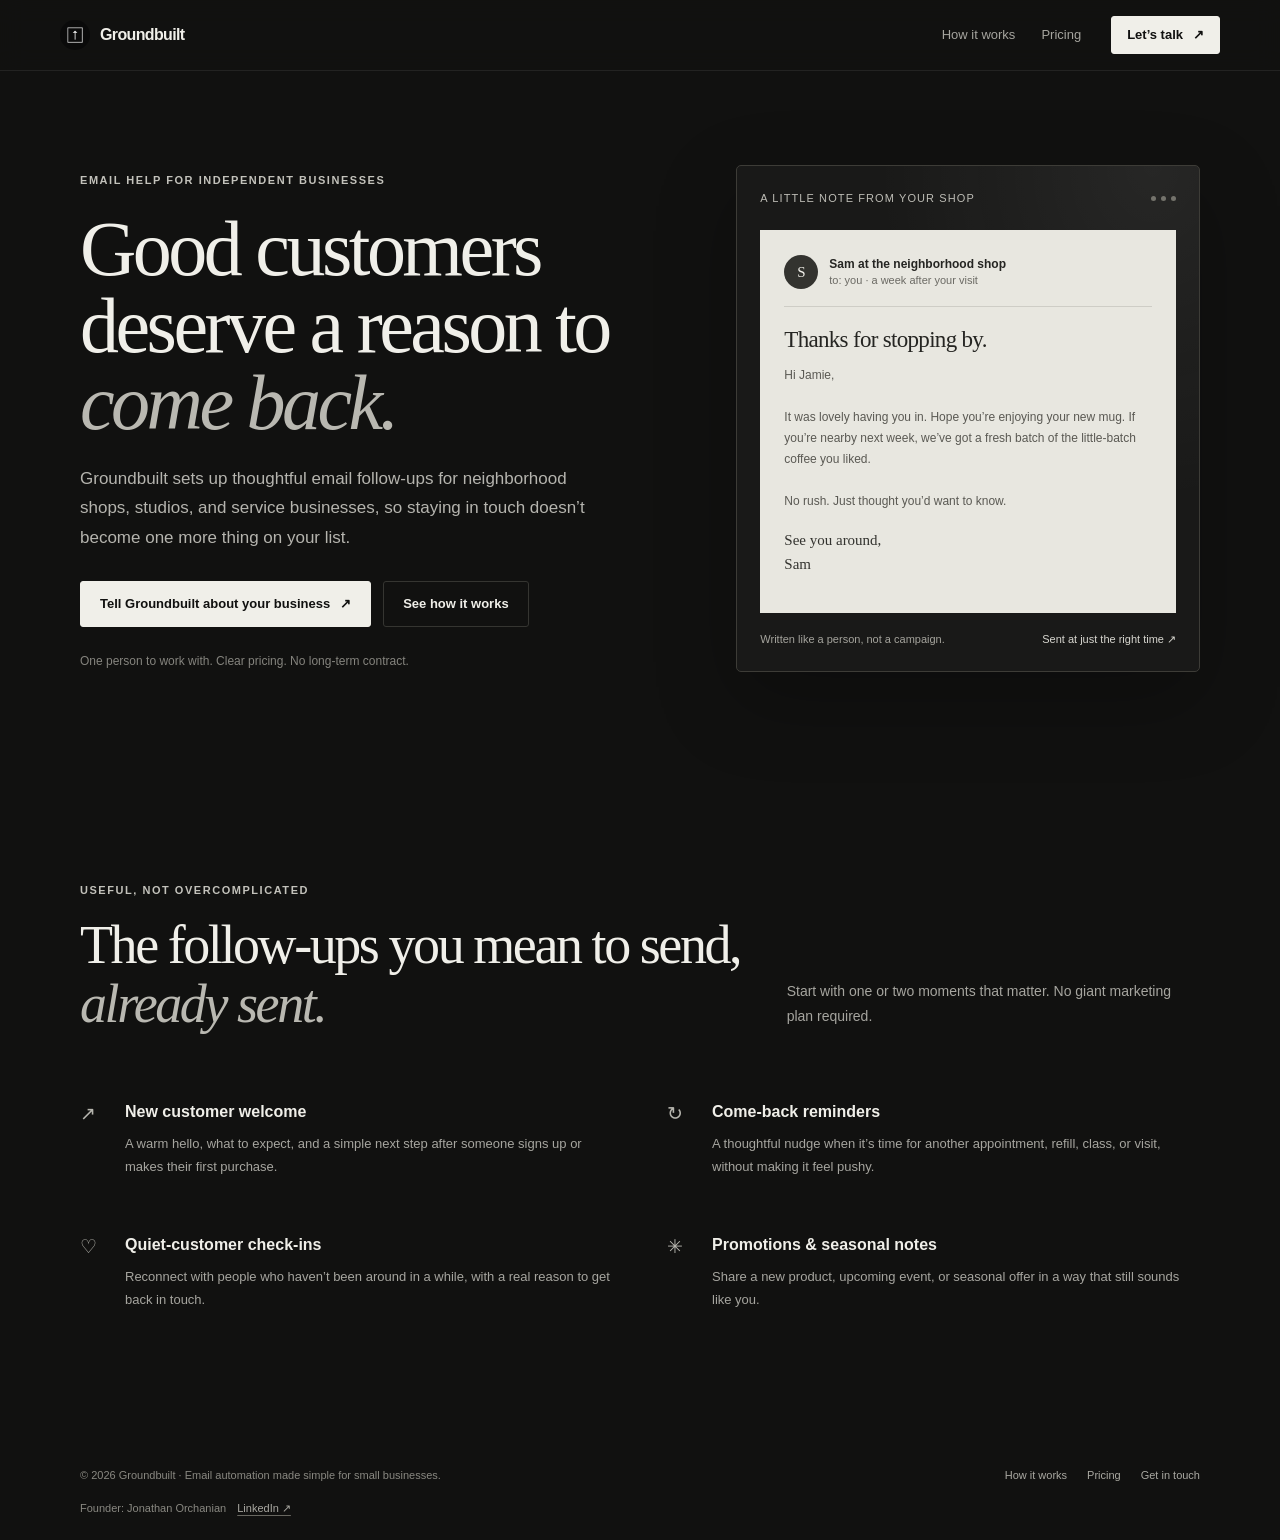
<file: index.html>
<!DOCTYPE html>
<html lang="en">
<head>
    <meta charset="UTF-8">
    <meta name="viewport" content="width=device-width, initial-scale=1">
    <meta name="description" content="Thoughtful, practical email follow-ups for independent shops, studios, and service businesses. Built and managed by a real person.">
    <meta name="theme-color" content="#111110">
    <title>Groundbuilt</title>
    <link rel="icon" type="image/png" href="favicon.ico">
    <style>
        :root {
            color-scheme: dark;
            --ink: #111110;
            --panel: #191918;
            --panel-light: #222220;
            --paper: #f0efe9;
            --muted: #a6a59f;
            --line: #353531;
            --soft-line: #d8d7d0;
            --serif: Georgia, "Times New Roman", serif;
            --sans: -apple-system, BlinkMacSystemFont, "Segoe UI", sans-serif;
        }

        * {
            box-sizing: border-box;
        }

        html {
            scroll-behavior: smooth;
            scroll-padding-top: 96px;
        }

        body {
            margin: 0;
            background: var(--ink);
            color: var(--paper);
            font-family: var(--sans);
            font-size: 16px;
            line-height: 1.65;
            -webkit-font-smoothing: antialiased;
        }

        a {
            color: inherit;
        }

        a:focus-visible,
        button:focus-visible,
        input:focus-visible,
        textarea:focus-visible {
            outline: 2px solid var(--paper);
            outline-offset: 4px;
        }

        .site-header {
            position: sticky;
            top: 0;
            z-index: 10;
            display: flex;
            align-items: center;
            justify-content: space-between;
            gap: 28px;
            padding: 16px max(28px, calc((100vw - 1160px) / 2));
            border-bottom: 1px solid rgb(255 255 255 / 8%);
            background: rgb(17 17 16 / 94%);
            backdrop-filter: blur(12px);
        }

        .brand {
            display: inline-flex;
            align-items: center;
            gap: 10px;
            font-size: 16px;
            font-weight: 700;
            letter-spacing: -0.04em;
            text-decoration: none;
        }

        .brand img {
            display: block;
            width: 30px;
            height: 30px;
            border-radius: 50%;
        }

        .header-right,
        .main-nav {
            display: flex;
            align-items: center;
        }

        .header-right {
            gap: 30px;
        }

        .main-nav {
            gap: 26px;
        }

        .main-nav a,
        .text-link {
            color: var(--muted);
            font-size: 13px;
            text-decoration: none;
            transition: color 160ms ease;
        }

        .main-nav a:hover,
        .text-link:hover {
            color: var(--paper);
        }

        .header-cta,
        .button {
            display: inline-flex;
            align-items: center;
            justify-content: center;
            gap: 10px;
            min-height: 46px;
            padding: 0 19px;
            border: 1px solid var(--paper);
            border-radius: 3px;
            background: var(--paper);
            color: var(--ink);
            font-size: 13px;
            font-weight: 650;
            text-decoration: none;
            transition: background 160ms ease, color 160ms ease, transform 160ms ease;
        }

        .header-cta {
            min-height: 38px;
            padding: 0 15px;
        }

        .button:hover,
        .header-cta:hover {
            transform: translateY(-2px);
            background: transparent;
            color: var(--paper);
        }

        .button-secondary {
            border-color: var(--line);
            background: transparent;
            color: var(--paper);
        }

        .button-secondary:hover {
            border-color: var(--paper);
        }

        main {
            overflow: hidden;
        }

        .wrap {
            width: min(1120px, calc(100% - 56px));
            margin: 0 auto;
        }

        .hero {
            display: grid;
            grid-template-columns: minmax(0, 1.1fr) minmax(340px, 0.9fr);
            align-items: center;
            gap: clamp(40px, 7vw, 96px);
            min-height: 650px;
            padding-top: 94px;
            padding-bottom: 100px;
        }

        .eyebrow {
            display: inline-block;
            margin: 0 0 22px;
            color: #c3c2bb;
            font-size: 11px;
            font-weight: 700;
            letter-spacing: 0.14em;
            line-height: 1.4;
            text-transform: uppercase;
        }

        h1,
        h2,
        h3,
        p {
            margin-top: 0;
        }

        h1,
        h2 {
            font-family: var(--serif);
            font-weight: 400;
            letter-spacing: -0.045em;
        }

        h1 {
            max-width: 660px;
            margin-bottom: 22px;
            font-size: clamp(48px, 6.2vw, 78px);
            line-height: 0.99;
        }

        h1 em,
        h2 em {
            color: #b9b8b1;
            font-weight: 400;
        }

        .hero-copy {
            max-width: 540px;
            margin-bottom: 28px;
            color: #b5b4ae;
            font-size: 17px;
            line-height: 1.75;
        }

        .hero-actions {
            display: flex;
            flex-wrap: wrap;
            gap: 12px;
            margin-bottom: 25px;
        }

        .plain-note {
            margin: 0;
            color: #85847e;
            font-size: 12px;
        }

        .inbox-scene {
            position: relative;
            padding: 23px;
            border: 1px solid #3d3c37;
            border-radius: 5px;
            background:
                radial-gradient(ellipse at 90% 0%, rgb(255 255 255 / 6%), transparent 47%),
                var(--panel);
            box-shadow: 0 28px 80px rgb(0 0 0 / 25%);
        }

        .scene-topline {
            display: flex;
            align-items: center;
            justify-content: space-between;
            gap: 15px;
            margin-bottom: 23px;
            color: #bdbcb5;
            font-size: 11px;
            letter-spacing: 0.1em;
            text-transform: uppercase;
        }

        .scene-dots {
            display: flex;
            gap: 5px;
        }

        .scene-dots i {
            width: 5px;
            height: 5px;
            border-radius: 50%;
            background: #74736c;
        }

        .email-paper {
            padding: 25px 24px 21px;
            background: #e8e7e0;
            color: #252522;
        }

        .email-from {
            display: flex;
            align-items: center;
            gap: 11px;
            padding-bottom: 17px;
            border-bottom: 1px solid #cecdc6;
        }

        .sender-mark {
            display: grid;
            width: 34px;
            height: 34px;
            place-items: center;
            border-radius: 50%;
            background: #33332f;
            color: #f0efe9;
            font-family: var(--serif);
            font-size: 15px;
        }

        .sender-copy {
            display: grid;
            font-size: 11px;
            line-height: 1.4;
        }

        .sender-copy strong {
            font-size: 12px;
        }

        .sender-copy span {
            color: #6b6a64;
        }

        .email-subject {
            margin: 19px 0 11px;
            font-family: var(--serif);
            font-size: 23px;
            letter-spacing: -0.03em;
            line-height: 1.2;
        }

        .email-body {
            margin: 0;
            color: #5a5953;
            font-size: 12px;
            line-height: 1.75;
        }

        .email-signoff {
            margin-top: 16px;
            color: #33332f;
            font-family: var(--serif);
            font-size: 15px;
        }

        .scene-caption {
            display: flex;
            justify-content: space-between;
            gap: 15px;
            margin: 17px 0 0;
            color: #a5a49d;
            font-size: 11px;
        }

        .scene-caption span:last-child {
            color: #d8d7d0;
        }

        .section {
            padding-top: 104px;
            padding-bottom: 104px;
        }

        .section-heading {
            display: grid;
            grid-template-columns: 1fr minmax(250px, 0.62fr);
            align-items: end;
            gap: 40px;
            margin-bottom: 40px;
        }

        .section-heading .eyebrow {
            grid-column: 1 / -1;
            margin-bottom: -22px;
        }

        h2 {
            max-width: 690px;
            margin-bottom: 0;
            font-size: clamp(38px, 4.3vw, 54px);
            line-height: 1.08;
        }

        .section-intro {
            margin: 0 0 4px;
            color: var(--muted);
            font-size: 14px;
            line-height: 1.8;
        }

        .steps {
            display: grid;
            grid-template-columns: repeat(3, 1fr);
            gap: 32px;
        }

        .step {
            min-height: 196px;
            padding: 0;
        }

        .step-number {
            display: block;
            margin-bottom: 33px;
            color: #8b8a84;
            font-family: var(--serif);
            font-size: 18px;
        }

        .step h3,
        .service h3,
        .price-card h3,
        .contact-copy h3 {
            margin-bottom: 8px;
            font-size: 16px;
            font-weight: 650;
        }

        .step p,
        .service p {
            margin-bottom: 0;
            color: var(--muted);
            font-size: 13px;
            line-height: 1.75;
        }

        .services {
            display: grid;
            grid-template-columns: repeat(2, 1fr);
            gap: 0 54px;
        }

        .service {
            display: grid;
            grid-template-columns: 30px 1fr;
            gap: 15px;
            padding: 25px 0 27px;
        }

        .service h3 {
            margin-top: 1px;
        }

        .service-mark {
            color: #b6b5ae;
            font-family: var(--serif);
            font-size: 19px;
        }

        .pricing-section {
            background:
                radial-gradient(ellipse at 5% 50%, rgb(255 255 255 / 3%), transparent 48%),
                #171716;
        }

        .pricing-layout {
            display: grid;
            grid-template-columns: minmax(220px, 0.72fr) 1.28fr;
            gap: 70px;
            align-items: start;
        }

        .pricing-heading .eyebrow {
            margin-bottom: 19px;
        }

        .pricing-heading h2 {
            margin-bottom: 17px;
        }

        .pricing-heading p:last-child {
            max-width: 340px;
            margin-bottom: 0;
            color: var(--muted);
            font-size: 14px;
        }

        .price-cards {
            display: grid;
            grid-template-columns: repeat(2, 1fr);
            gap: 13px;
        }

        .price-card {
            padding: 23px;
            border: 1px solid #41403b;
            border-radius: 3px;
            background: #1c1c1a;
        }

        .price-card.featured {
            background: #e8e7e0;
            color: #22221f;
        }

        .price-card .card-label {
            margin-bottom: 25px;
            color: #989790;
            font-size: 10px;
            font-weight: 700;
            letter-spacing: 0.12em;
            text-transform: uppercase;
        }

        .price-card.featured .card-label {
            color: #64635d;
        }

        .price {
            margin-bottom: 2px;
            font-family: var(--serif);
            font-size: 43px;
            letter-spacing: -0.05em;
            line-height: 1;
        }

        .price-period {
            margin-bottom: 21px;
            color: #aaa9a2;
            font-size: 11px;
        }

        .featured .price-period {
            color: #6d6c66;
        }

        .price-card h3 {
            margin-bottom: 15px;
            font-size: 14px;
        }

        .price-card ul {
            display: grid;
            gap: 9px;
            margin: 0;
            padding: 0;
            list-style: none;
        }

        .price-card li {
            display: flex;
            gap: 9px;
            color: #b8b7b0;
            font-size: 11px;
            line-height: 1.5;
        }

        .featured li {
            color: #53534e;
        }

        .price-card li::before {
            content: "·";
            color: #85847e;
        }

        .pricing-footnote {
            grid-column: 2;
            margin: -47px 0 0;
            color: #989790;
            font-size: 11px;
        }

        .faq-list {
            display: grid;
            gap: 12px;
        }

        details {
            padding: 0 0 12px;
        }

        summary {
            display: flex;
            align-items: center;
            justify-content: space-between;
            gap: 20px;
            padding: 19px 0;
            cursor: pointer;
            font-size: 14px;
            font-weight: 600;
            list-style: none;
        }

        summary::-webkit-details-marker {
            display: none;
        }

        summary::after {
            color: #aaa9a2;
            content: "+";
            font-size: 20px;
            font-weight: 400;
        }

        details[open] summary::after {
            content: "−";
        }

        details p {
            max-width: 680px;
            margin: -2px 0 20px;
            color: var(--muted);
            font-size: 13px;
        }

        .contact-section {
            padding-bottom: 115px;
        }

        .contact-panel {
            display: grid;
            grid-template-columns: 0.9fr 1.1fr;
            gap: clamp(35px, 7vw, 90px);
            padding: clamp(26px, 5vw, 54px);
            border: 1px solid #42413b;
            background: var(--panel);
        }

        .contact-copy h2 {
            margin-bottom: 19px;
            font-size: clamp(38px, 4vw, 51px);
        }

        .contact-copy > p:not(.eyebrow) {
            max-width: 340px;
            margin-bottom: 23px;
            color: var(--muted);
            font-size: 14px;
        }

        .contact-details {
            display: grid;
            justify-items: start;
            gap: 8px;
            margin-top: 28px;
        }

        .contact-details a {
            color: var(--paper);
            font-size: 13px;
            text-decoration-color: #686760;
            text-underline-offset: 4px;
        }

        form {
            display: grid;
            gap: 15px;
        }

        .form-row {
            display: grid;
            grid-template-columns: repeat(2, 1fr);
            gap: 13px;
        }

        label {
            display: grid;
            gap: 6px;
            color: #c7c6bf;
            font-size: 11px;
            font-weight: 600;
        }

        input,
        textarea {
            width: 100%;
            border: 1px solid #44433e;
            border-radius: 2px;
            padding: 12px 13px;
            background: #111110;
            color: var(--paper);
            font: inherit;
            font-size: 13px;
        }

        input::placeholder,
        textarea::placeholder {
            color: #77766f;
        }

        textarea {
            min-height: 116px;
            resize: vertical;
        }

        .form-actions {
            display: flex;
            flex-wrap: wrap;
            align-items: center;
            gap: 14px;
        }

        .form-actions .button {
            cursor: pointer;
        }

        .form-note {
            margin: 0;
            color: #96958e;
            font-size: 10px;
        }

        .site-footer {
            padding: 23px 0;
        }

        .footer-inner {
            display: flex;
            align-items: center;
            justify-content: space-between;
            gap: 20px;
        }

        .footer-inner p {
            margin: 0;
            color: #898881;
            font-size: 11px;
        }

        .footer-founder {
            margin: 15px 0 0;
            color: #898881;
            font-size: 11px;
        }

        .footer-founder a {
            margin-left: 8px;
            color: #aaa9a2;
            text-decoration-color: #686760;
            text-underline-offset: 3px;
        }

        .footer-links {
            display: flex;
            gap: 20px;
        }

        .footer-links a {
            color: #aaa9a2;
            font-size: 11px;
            text-decoration: none;
        }

        @media (max-width: 780px) {
            .site-header {
                padding-right: 22px;
                padding-left: 22px;
            }

            .header-right {
                gap: 18px;
            }

            .main-nav {
                gap: 15px;
            }

            .hero {
                grid-template-columns: 1fr;
                gap: 44px;
                min-height: auto;
                padding-top: 76px;
                padding-bottom: 76px;
            }

            .inbox-scene {
                width: min(100%, 510px);
                margin: 0 auto;
            }

            .section {
                padding-top: 76px;
                padding-bottom: 76px;
            }

            .pricing-layout {
                grid-template-columns: 1fr;
                gap: 33px;
            }

            .pricing-footnote {
                grid-column: 1;
                margin: -18px 0 0;
            }
        }

        @media (max-width: 560px) {
            html {
                scroll-padding-top: 80px;
            }

            .wrap {
                width: min(100% - 40px, 440px);
            }

            .site-header {
                gap: 10px;
                padding: 12px 20px;
            }

            .brand {
                font-size: 14px;
            }

            .brand img {
                width: 27px;
                height: 27px;
            }

            .header-right {
                gap: 13px;
            }

            .main-nav {
                gap: 12px;
            }

            .main-nav a {
                font-size: 11px;
            }

            .header-cta {
                min-height: 34px;
                padding: 0 10px;
                font-size: 11px;
            }

            .hero {
                padding-top: 66px;
                padding-bottom: 65px;
            }

            h1 {
                font-size: clamp(46px, 13vw, 65px);
            }

            .hero-copy {
                font-size: 15px;
            }

            .hero-actions {
                display: grid;
                grid-template-columns: 1fr;
                justify-items: start;
            }

            .inbox-scene {
                padding: 15px;
            }

            .email-paper {
                padding: 20px 17px 17px;
            }

            .section-heading {
                grid-template-columns: 1fr;
                gap: 17px;
                margin-bottom: 29px;
            }

            .section-heading .eyebrow {
                margin-bottom: -10px;
            }

            .steps,
            .services,
            .price-cards,
            .contact-panel {
                grid-template-columns: 1fr;
            }

            .steps {
                gap: 30px;
            }

            .step {
                min-height: 0;
            }

            .step-number {
                margin-bottom: 18px;
            }

            .services {
                gap: 0;
            }

            .price-cards {
                gap: 11px;
            }

            .pricing-footnote {
                margin-top: -17px;
            }

            .contact-panel {
                gap: 30px;
                padding: 24px 19px;
            }

            .form-row {
                grid-template-columns: 1fr;
            }

            .footer-inner {
                align-items: flex-start;
                flex-direction: column;
            }
        }

        @media (prefers-reduced-motion: reduce) {
            *,
            *::before,
            *::after {
                scroll-behavior: auto !important;
                transition-duration: 0.01ms !important;
            }
        }
    </style>
</head>
<body>
    <header class="site-header">
        <a class="brand" href="#top" aria-label="Groundbuilt home">
            <img src="groundbuilt_pfp.png" alt="">
            <span>Groundbuilt</span>
        </a>
        <div class="header-right">
            <nav class="main-nav" aria-label="Main navigation">
                <a href="how-it-works.html">How it works</a>
                <a href="pricing.html">Pricing</a>
            </nav>
            <a class="header-cta" href="contact.html">Let’s talk <span aria-hidden="true">↗</span></a>
        </div>
    </header>

    <main id="top">
        <div class="wrap">
            <section class="hero" aria-labelledby="hero-title">
                <div>
                    <p class="eyebrow">Email help for independent businesses</p>
                    <h1 id="hero-title">Good customers deserve a reason to <em>come back.</em></h1>
                    <p class="hero-copy">Groundbuilt sets up thoughtful email follow-ups for neighborhood shops, studios, and service businesses, so staying in touch doesn’t become one more thing on your list.</p>
                    <div class="hero-actions">
                        <a class="button" href="contact.html">Tell Groundbuilt about your business <span aria-hidden="true">↗</span></a>
                        <a class="button button-secondary" href="how-it-works.html">See how it works</a>
                    </div>
                    <p class="plain-note">One person to work with. Clear pricing. No long-term contract.</p>
                </div>

                <div class="inbox-scene" aria-label="Example of a friendly customer follow-up email">
                    <div class="scene-topline">
                        <span>A little note from your shop</span>
                        <span class="scene-dots" aria-hidden="true"><i></i><i></i><i></i></span>
                    </div>
                    <div class="email-paper">
                        <div class="email-from">
                            <div class="sender-mark" aria-hidden="true">S</div>
                            <div class="sender-copy">
                                <strong>Sam at the neighborhood shop</strong>
                                <span>to: you · a week after your visit</span>
                            </div>
                        </div>
                        <h2 class="email-subject">Thanks for stopping by.</h2>
                        <p class="email-body">Hi Jamie,<br><br>It was lovely having you in. Hope you’re enjoying your new mug. If you’re nearby next week, we’ve got a fresh batch of the little-batch coffee you liked.<br><br>No rush. Just thought you’d want to know.</p>
                        <p class="email-signoff">See you around,<br>Sam</p>
                    </div>
                    <p class="scene-caption"><span>Written like a person, not a campaign.</span><span>Sent at just the right time ↗</span></p>
                </div>
            </section>

            <section class="section" id="what-i-build">
                <div class="section-heading">
                    <p class="eyebrow">Useful, not overcomplicated</p>
                    <h2>The follow-ups you mean to send, <em>already sent.</em></h2>
                    <p class="section-intro">Start with one or two moments that matter. No giant marketing plan required.</p>
                </div>
                <div class="services">
                    <article class="service">
                        <span class="service-mark" aria-hidden="true">↗</span>
                        <div><h3>New customer welcome</h3><p>A warm hello, what to expect, and a simple next step after someone signs up or makes their first purchase.</p></div>
                    </article>
                    <article class="service">
                        <span class="service-mark" aria-hidden="true">↻</span>
                        <div><h3>Come-back reminders</h3><p>A thoughtful nudge when it’s time for another appointment, refill, class, or visit, without making it feel pushy.</p></div>
                    </article>
                    <article class="service">
                        <span class="service-mark" aria-hidden="true">♡</span>
                        <div><h3>Quiet-customer check-ins</h3><p>Reconnect with people who haven’t been around in a while, with a real reason to get back in touch.</p></div>
                    </article>
                    <article class="service">
                        <span class="service-mark" aria-hidden="true">✳</span>
                        <div><h3>Promotions &amp; seasonal notes</h3><p>Share a new product, upcoming event, or seasonal offer in a way that still sounds like you.</p></div>
                    </article>
                </div>
            </section>
        </div>
    </main>

    <footer class="site-footer">
        <div class="wrap footer-inner">
            <p>© 2026 Groundbuilt · Email automation made simple for small businesses.</p>
            <div class="footer-links">
                <a href="how-it-works.html">How it works</a>
                <a href="pricing.html">Pricing</a>
                <a href="contact.html">Get in touch</a>
            </div>
        </div>
        <div class="wrap">
            <p class="footer-founder">Founder: Jonathan Orchanian <a href="https://www.linkedin.com/in/jonathanorchanian" target="_blank" rel="noopener noreferrer">LinkedIn ↗</a></p>
        </div>
    </footer>

</body>
</html>
</file>
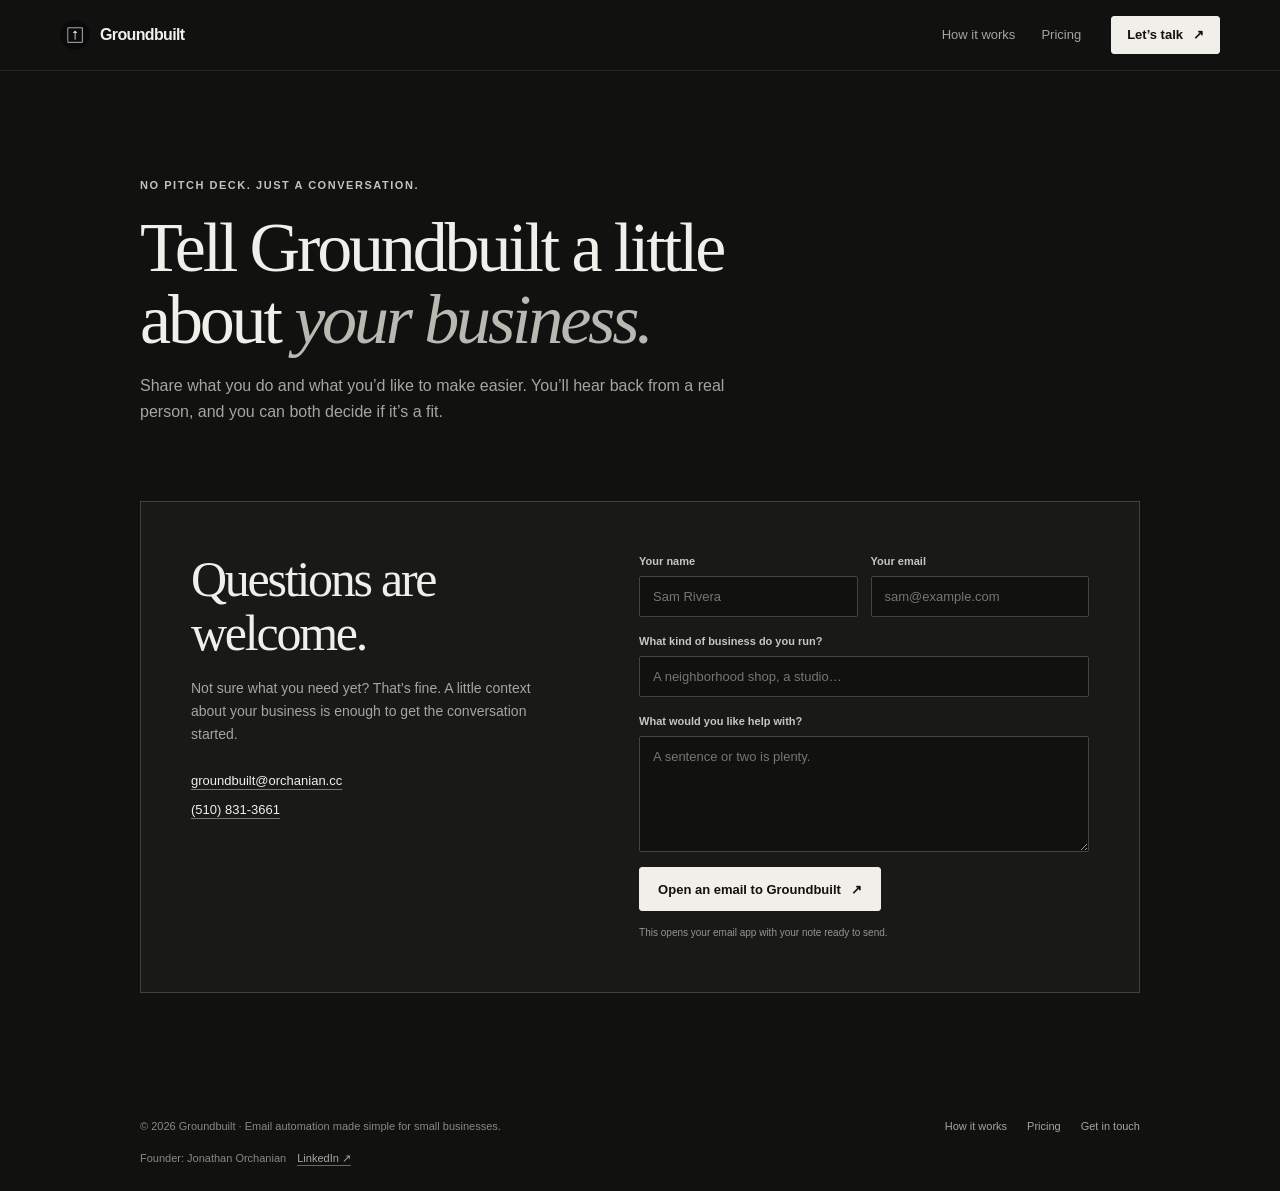
<file: contact.html>
<!DOCTYPE html>
<html lang="en">
<head>
    <meta charset="UTF-8">
    <meta name="viewport" content="width=device-width, initial-scale=1">
    <meta name="description" content="Talk with Groundbuilt about email follow-ups for your independent business.">
    <meta name="theme-color" content="#111110">
    <title>Get in touch | Groundbuilt</title>
    <link rel="icon" type="image/png" href="favicon.ico">
    <link rel="stylesheet" href="pages.css">
</head>
<body>
    <header class="site-header">
        <a class="brand" href="index.html" aria-label="Groundbuilt home">
            <img src="groundbuilt_pfp.png" alt="">
            <span>Groundbuilt</span>
        </a>
        <div class="header-right">
            <nav class="main-nav" aria-label="Main navigation">
                <a href="how-it-works.html">How it works</a>
                <a href="pricing.html">Pricing</a>
            </nav>
            <a class="header-cta" href="contact.html" aria-current="page">Let’s talk <span aria-hidden="true">↗</span></a>
        </div>
    </header>

    <main class="wrap">
        <header class="page-intro">
            <p class="eyebrow">No pitch deck. Just a conversation.</p>
            <h1>Tell Groundbuilt a little about <em>your business.</em></h1>
            <p>Share what you do and what you’d like to make easier. You’ll hear back from a real person, and you can both decide if it’s a fit.</p>
        </header>

        <section class="page-section" aria-label="Contact Groundbuilt">
            <div class="contact-panel">
                <div class="contact-copy">
                    <h2>Questions are welcome.</h2>
                    <p>Not sure what you need yet? That’s fine. A little context about your business is enough to get the conversation started.</p>
                    <div class="contact-details">
                        <a href="mailto:groundbuilt@orchanian.cc">groundbuilt@orchanian.cc</a>
                        <a href="tel:+15108313661">(510) 831-3661</a>
                    </div>
                </div>
                <form id="contact-form">
                    <div class="form-row">
                        <label for="name">Your name
                            <input id="name" name="name" autocomplete="name" placeholder="Sam Rivera" required>
                        </label>
                        <label for="email">Your email
                            <input id="email" name="email" type="email" autocomplete="email" placeholder="sam@example.com" required>
                        </label>
                    </div>
                    <label for="business">What kind of business do you run?
                        <input id="business" name="business" placeholder="A neighborhood shop, a studio…" required>
                    </label>
                    <label for="message">What would you like help with?
                        <textarea id="message" name="message" placeholder="A sentence or two is plenty." required></textarea>
                    </label>
                    <div class="form-actions">
                        <button class="button" type="submit">Open an email to Groundbuilt <span aria-hidden="true">↗</span></button>
                        <p class="form-note">This opens your email app with your note ready to send.</p>
                    </div>
                </form>
            </div>
        </section>
    </main>

    <footer class="site-footer">
        <div class="wrap footer-inner">
            <p>© 2026 Groundbuilt · Email automation made simple for small businesses.</p>
            <nav class="footer-links" aria-label="Footer navigation">
                <a href="how-it-works.html">How it works</a>
                <a href="pricing.html">Pricing</a>
                <a href="contact.html">Get in touch</a>
            </nav>
        </div>
        <div class="wrap">
            <p class="footer-founder">Founder: Jonathan Orchanian <a href="https://www.linkedin.com/in/jonathanorchanian" target="_blank" rel="noopener noreferrer">LinkedIn ↗</a></p>
        </div>
    </footer>

    <script>
        document.querySelector("#contact-form").addEventListener("submit", (event) => {
            event.preventDefault();
            const form = event.currentTarget;
            const fields = new FormData(form);
            const subject = `Email help for ${fields.get("business")}`;
            const body = [
                `Name: ${fields.get("name")}`,
                `Email: ${fields.get("email")}`,
                `Business: ${fields.get("business")}`,
                "",
                fields.get("message")
            ].join("\n");

            window.location.href = `mailto:groundbuilt@orchanian.cc?subject=${encodeURIComponent(subject)}&body=${encodeURIComponent(body)}`;
        });
    </script>
</body>
</html>
</file>
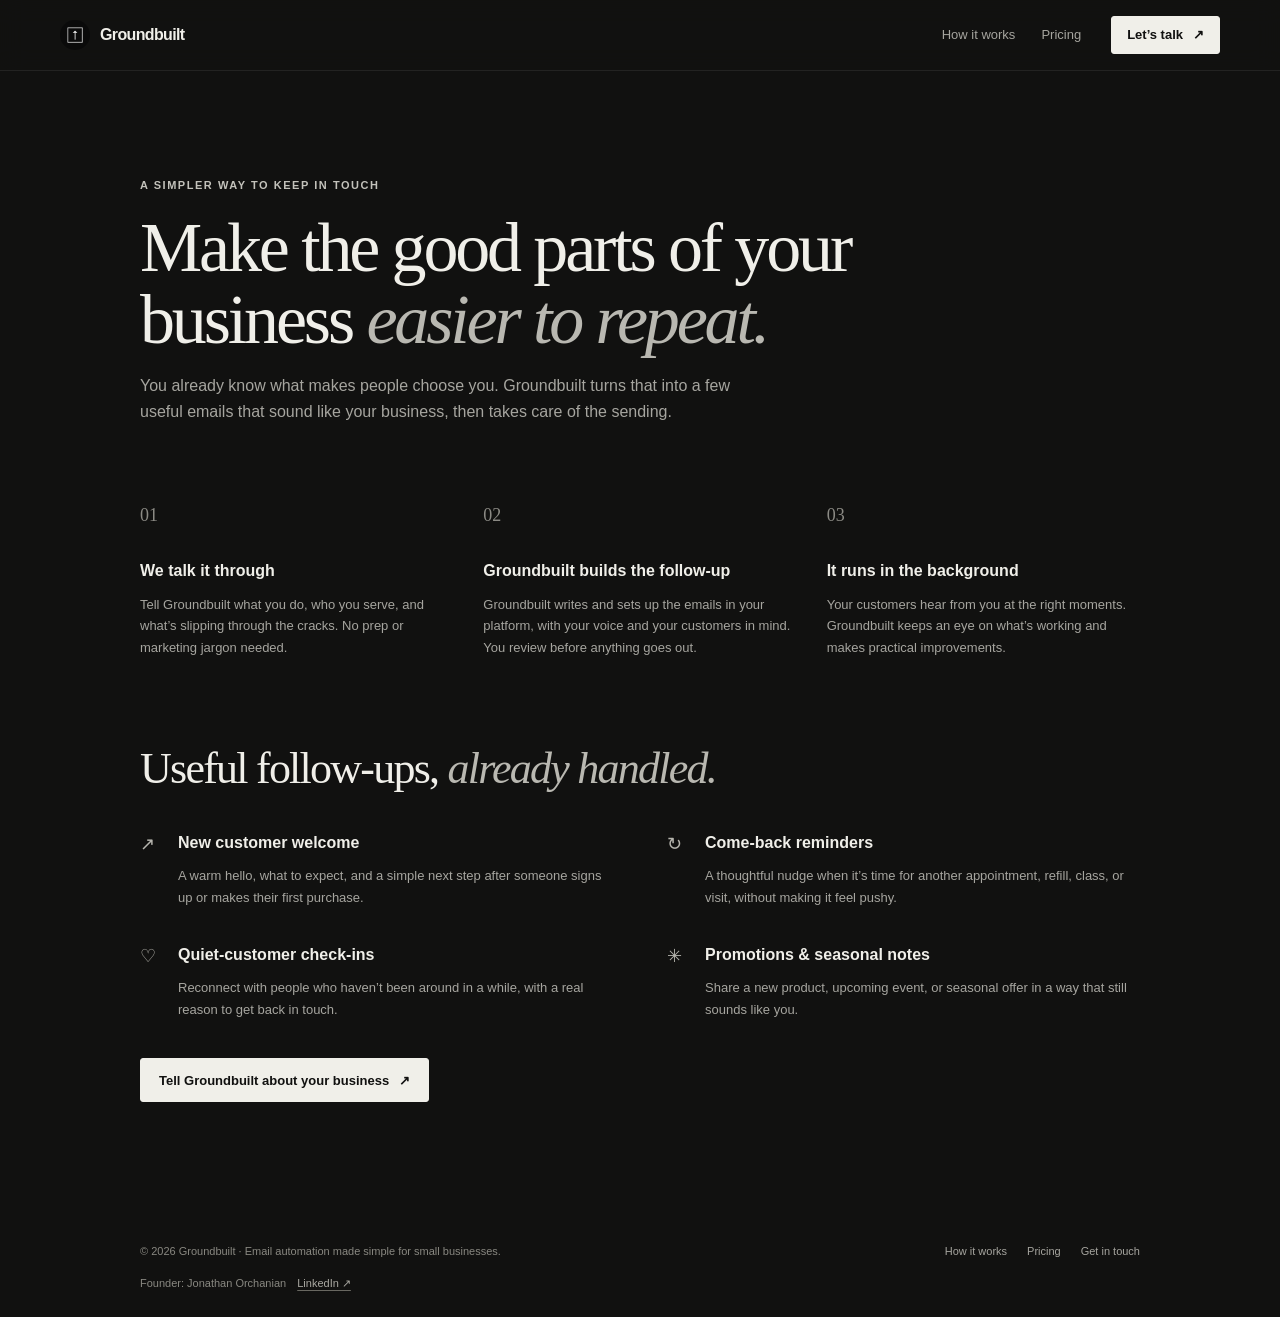
<file: how-it-works.html>
<!DOCTYPE html>
<html lang="en">
<head>
    <meta charset="UTF-8">
    <meta name="viewport" content="width=device-width, initial-scale=1">
    <meta name="description" content="See how Groundbuilt helps independent businesses stay in touch with customers through thoughtful email follow-ups.">
    <meta name="theme-color" content="#111110">
    <title>How it works | Groundbuilt</title>
    <link rel="icon" type="image/png" href="favicon.ico">
    <link rel="stylesheet" href="pages.css">
</head>
<body>
    <header class="site-header">
        <a class="brand" href="index.html" aria-label="Groundbuilt home">
            <img src="groundbuilt_pfp.png" alt="">
            <span>Groundbuilt</span>
        </a>
        <div class="header-right">
            <nav class="main-nav" aria-label="Main navigation">
                <a href="how-it-works.html" aria-current="page">How it works</a>
                <a href="pricing.html">Pricing</a>
            </nav>
            <a class="header-cta" href="contact.html">Let’s talk <span aria-hidden="true">↗</span></a>
        </div>
    </header>

    <main class="wrap">
        <header class="page-intro">
            <p class="eyebrow">A simpler way to keep in touch</p>
            <h1>Make the good parts of your business <em>easier to repeat.</em></h1>
            <p>You already know what makes people choose you. Groundbuilt turns that into a few useful emails that sound like your business, then takes care of the sending.</p>
        </header>

        <section class="page-section" aria-label="How Groundbuilt works">
            <div class="steps">
                <article class="step">
                    <span class="step-number">01</span>
                    <h2>We talk it through</h2>
                    <p>Tell Groundbuilt what you do, who you serve, and what’s slipping through the cracks. No prep or marketing jargon needed.</p>
                </article>
                <article class="step">
                    <span class="step-number">02</span>
                    <h2>Groundbuilt builds the follow-up</h2>
                    <p>Groundbuilt writes and sets up the emails in your platform, with your voice and your customers in mind. You review before anything goes out.</p>
                </article>
                <article class="step">
                    <span class="step-number">03</span>
                    <h2>It runs in the background</h2>
                    <p>Your customers hear from you at the right moments. Groundbuilt keeps an eye on what’s working and makes practical improvements.</p>
                </article>
            </div>

            <h2 class="subheading">Useful follow-ups, <em>already handled.</em></h2>
            <div class="services">
                <article class="service">
                    <span class="service-mark" aria-hidden="true">↗</span>
                    <div><h2>New customer welcome</h2><p>A warm hello, what to expect, and a simple next step after someone signs up or makes their first purchase.</p></div>
                </article>
                <article class="service">
                    <span class="service-mark" aria-hidden="true">↻</span>
                    <div><h2>Come-back reminders</h2><p>A thoughtful nudge when it’s time for another appointment, refill, class, or visit, without making it feel pushy.</p></div>
                </article>
                <article class="service">
                    <span class="service-mark" aria-hidden="true">♡</span>
                    <div><h2>Quiet-customer check-ins</h2><p>Reconnect with people who haven’t been around in a while, with a real reason to get back in touch.</p></div>
                </article>
                <article class="service">
                    <span class="service-mark" aria-hidden="true">✳</span>
                    <div><h2>Promotions &amp; seasonal notes</h2><p>Share a new product, upcoming event, or seasonal offer in a way that still sounds like you.</p></div>
                </article>
            </div>
            <p style="margin-top: 38px"><a class="button" href="contact.html">Tell Groundbuilt about your business <span aria-hidden="true">↗</span></a></p>
        </section>
    </main>

    <footer class="site-footer">
        <div class="wrap footer-inner">
            <p>© 2026 Groundbuilt · Email automation made simple for small businesses.</p>
            <nav class="footer-links" aria-label="Footer navigation">
                <a href="how-it-works.html">How it works</a>
                <a href="pricing.html">Pricing</a>
                <a href="contact.html">Get in touch</a>
            </nav>
        </div>
        <div class="wrap">
            <p class="footer-founder">Founder: Jonathan Orchanian <a href="https://www.linkedin.com/in/jonathanorchanian" target="_blank" rel="noopener noreferrer">LinkedIn ↗</a></p>
        </div>
    </footer>
</body>
</html>
</file>
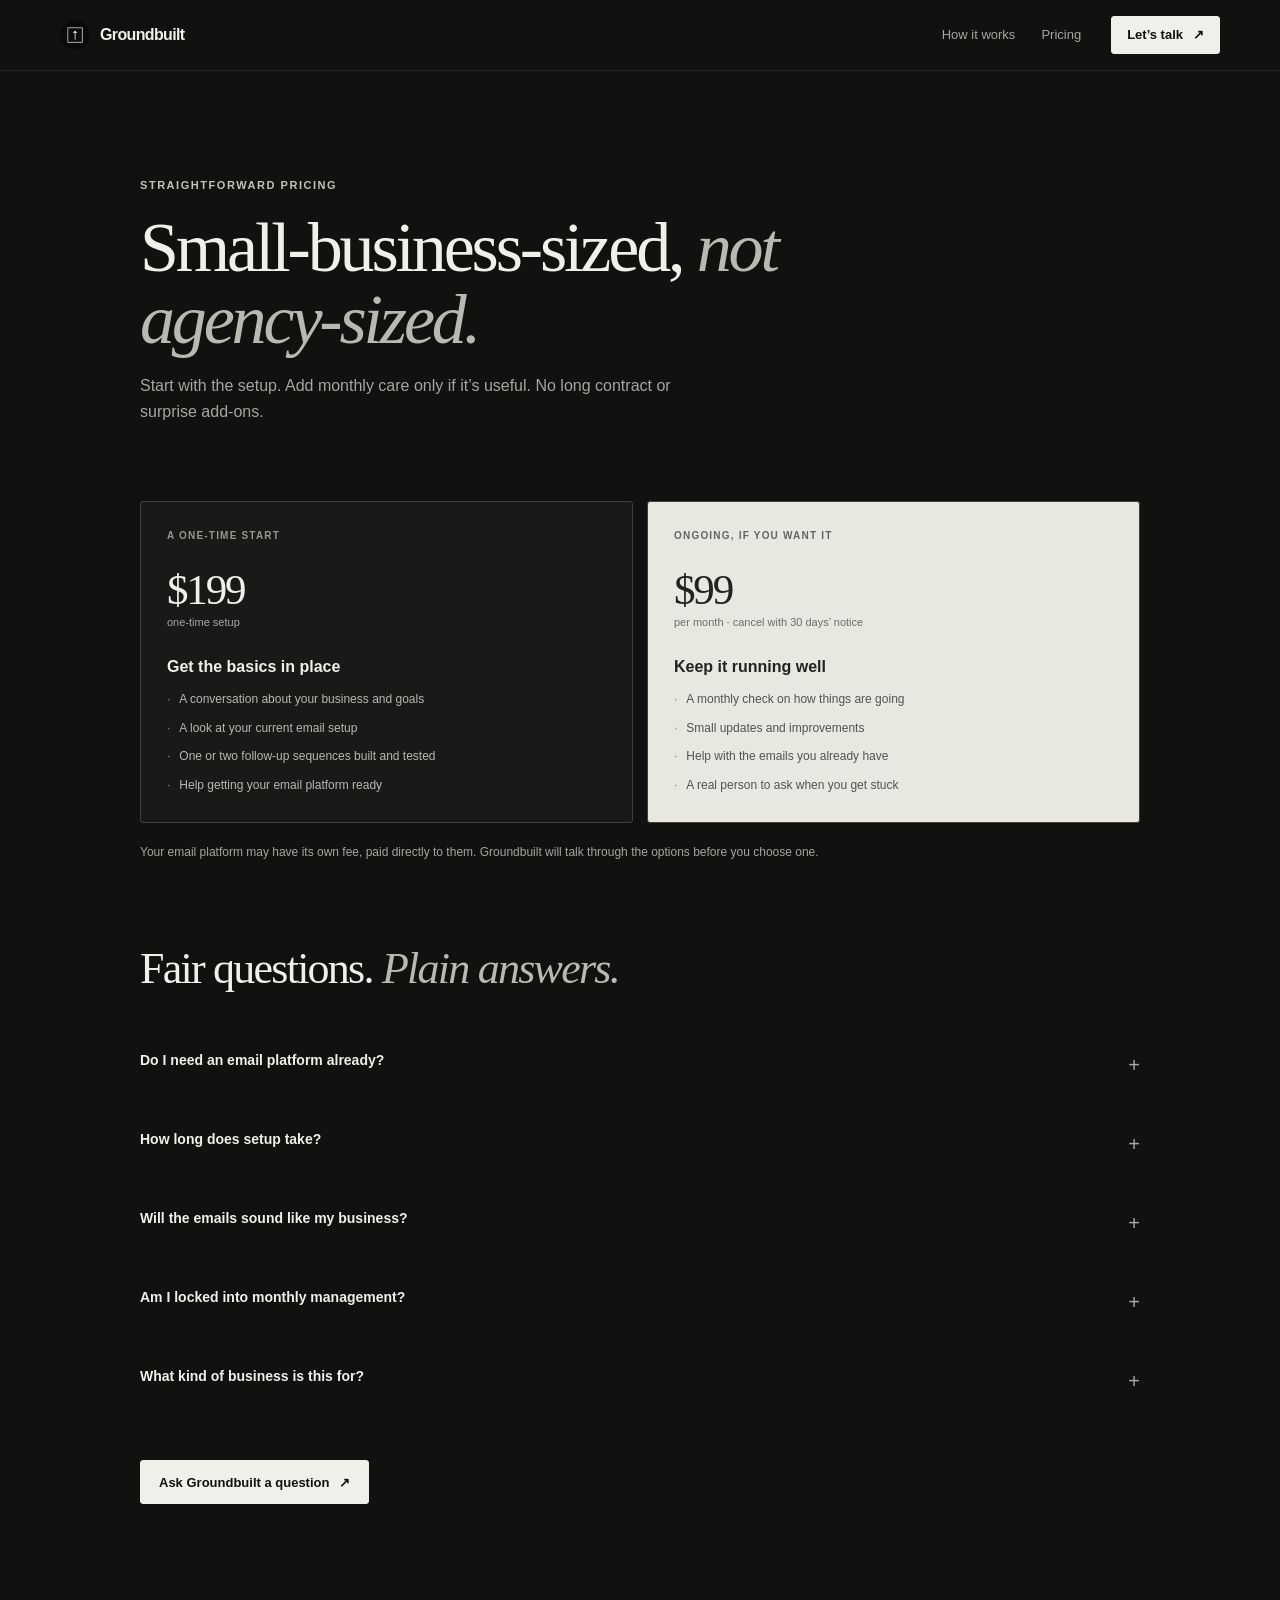
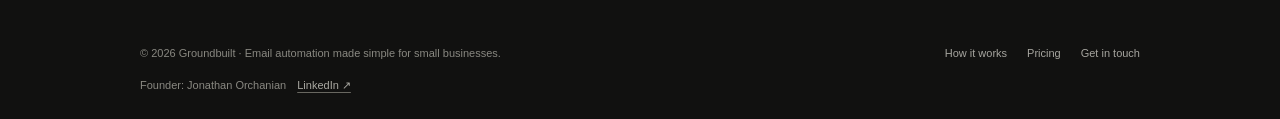
<file: pricing.html>
<!DOCTYPE html>
<html lang="en">
<head>
    <meta charset="UTF-8">
    <meta name="viewport" content="width=device-width, initial-scale=1">
    <meta name="description" content="Straightforward Groundbuilt pricing for one-time email setup and optional ongoing management.">
    <meta name="theme-color" content="#111110">
    <title>Pricing | Groundbuilt</title>
    <link rel="icon" type="image/png" href="favicon.ico">
    <link rel="stylesheet" href="pages.css">
</head>
<body>
    <header class="site-header">
        <a class="brand" href="index.html" aria-label="Groundbuilt home">
            <img src="groundbuilt_pfp.png" alt="">
            <span>Groundbuilt</span>
        </a>
        <div class="header-right">
            <nav class="main-nav" aria-label="Main navigation">
                <a href="how-it-works.html">How it works</a>
                <a href="pricing.html" aria-current="page">Pricing</a>
            </nav>
            <a class="header-cta" href="contact.html">Let’s talk <span aria-hidden="true">↗</span></a>
        </div>
    </header>

    <main class="wrap">
        <header class="page-intro">
            <p class="eyebrow">Straightforward pricing</p>
            <h1>Small-business-sized, <em>not agency-sized.</em></h1>
            <p>Start with the setup. Add monthly care only if it’s useful. No long contract or surprise add-ons.</p>
        </header>

        <section class="page-section" aria-label="Groundbuilt pricing">
            <div class="price-cards">
                <article class="price-card">
                    <p class="card-label">A one-time start</p>
                    <p class="price">$199</p>
                    <p class="price-period">one-time setup</p>
                    <h2>Get the basics in place</h2>
                    <ul>
                        <li>A conversation about your business and goals</li>
                        <li>A look at your current email setup</li>
                        <li>One or two follow-up sequences built and tested</li>
                        <li>Help getting your email platform ready</li>
                    </ul>
                </article>
                <article class="price-card featured">
                    <p class="card-label">Ongoing, if you want it</p>
                    <p class="price">$99</p>
                    <p class="price-period">per month · cancel with 30 days’ notice</p>
                    <h2>Keep it running well</h2>
                    <ul>
                        <li>A monthly check on how things are going</li>
                        <li>Small updates and improvements</li>
                        <li>Help with the emails you already have</li>
                        <li>A real person to ask when you get stuck</li>
                    </ul>
                </article>
            </div>
            <p class="pricing-footnote">Your email platform may have its own fee, paid directly to them. Groundbuilt will talk through the options before you choose one.</p>

            <section class="faq-list" aria-labelledby="faq-heading">
                <h2 id="faq-heading" class="subheading">Fair questions. <em>Plain answers.</em></h2>
                <details>
                    <summary>Do I need an email platform already?</summary>
                    <p>No. If you have one, Groundbuilt can start there. If not, Groundbuilt will help you find a straightforward option that fits your list and budget. The platform’s own fee is separate from Groundbuilt’s service.</p>
                </details>
                <details>
                    <summary>How long does setup take?</summary>
                    <p>Usually a couple of weeks, depending on how quickly Groundbuilt can gather your details and get access to the right tools. Groundbuilt will share a clear timeline before work begins.</p>
                </details>
                <details>
                    <summary>Will the emails sound like my business?</summary>
                    <p>That’s the point. Groundbuilt uses your words, your offers, and the way you actually talk to customers. You get to review and approve everything before it goes live.</p>
                </details>
                <details>
                    <summary>Am I locked into monthly management?</summary>
                    <p>No. The $199 setup is a one-time project. Ongoing management is optional at $99 per month, and you can stop with 30 days’ notice.</p>
                </details>
                <details>
                    <summary>What kind of business is this for?</summary>
                    <p>Independent shops, studios, and service businesses that want to stay in touch with their customers without adding another daily task. If you’re not sure whether it fits, just ask.</p>
                </details>
            </section>
            <p style="margin-top: 36px"><a class="button" href="contact.html">Ask Groundbuilt a question <span aria-hidden="true">↗</span></a></p>
        </section>
    </main>

    <footer class="site-footer">
        <div class="wrap footer-inner">
            <p>© 2026 Groundbuilt · Email automation made simple for small businesses.</p>
            <nav class="footer-links" aria-label="Footer navigation">
                <a href="how-it-works.html">How it works</a>
                <a href="pricing.html">Pricing</a>
                <a href="contact.html">Get in touch</a>
            </nav>
        </div>
        <div class="wrap">
            <p class="footer-founder">Founder: Jonathan Orchanian <a href="https://www.linkedin.com/in/jonathanorchanian" target="_blank" rel="noopener noreferrer">LinkedIn ↗</a></p>
        </div>
    </footer>
</body>
</html>
</file>
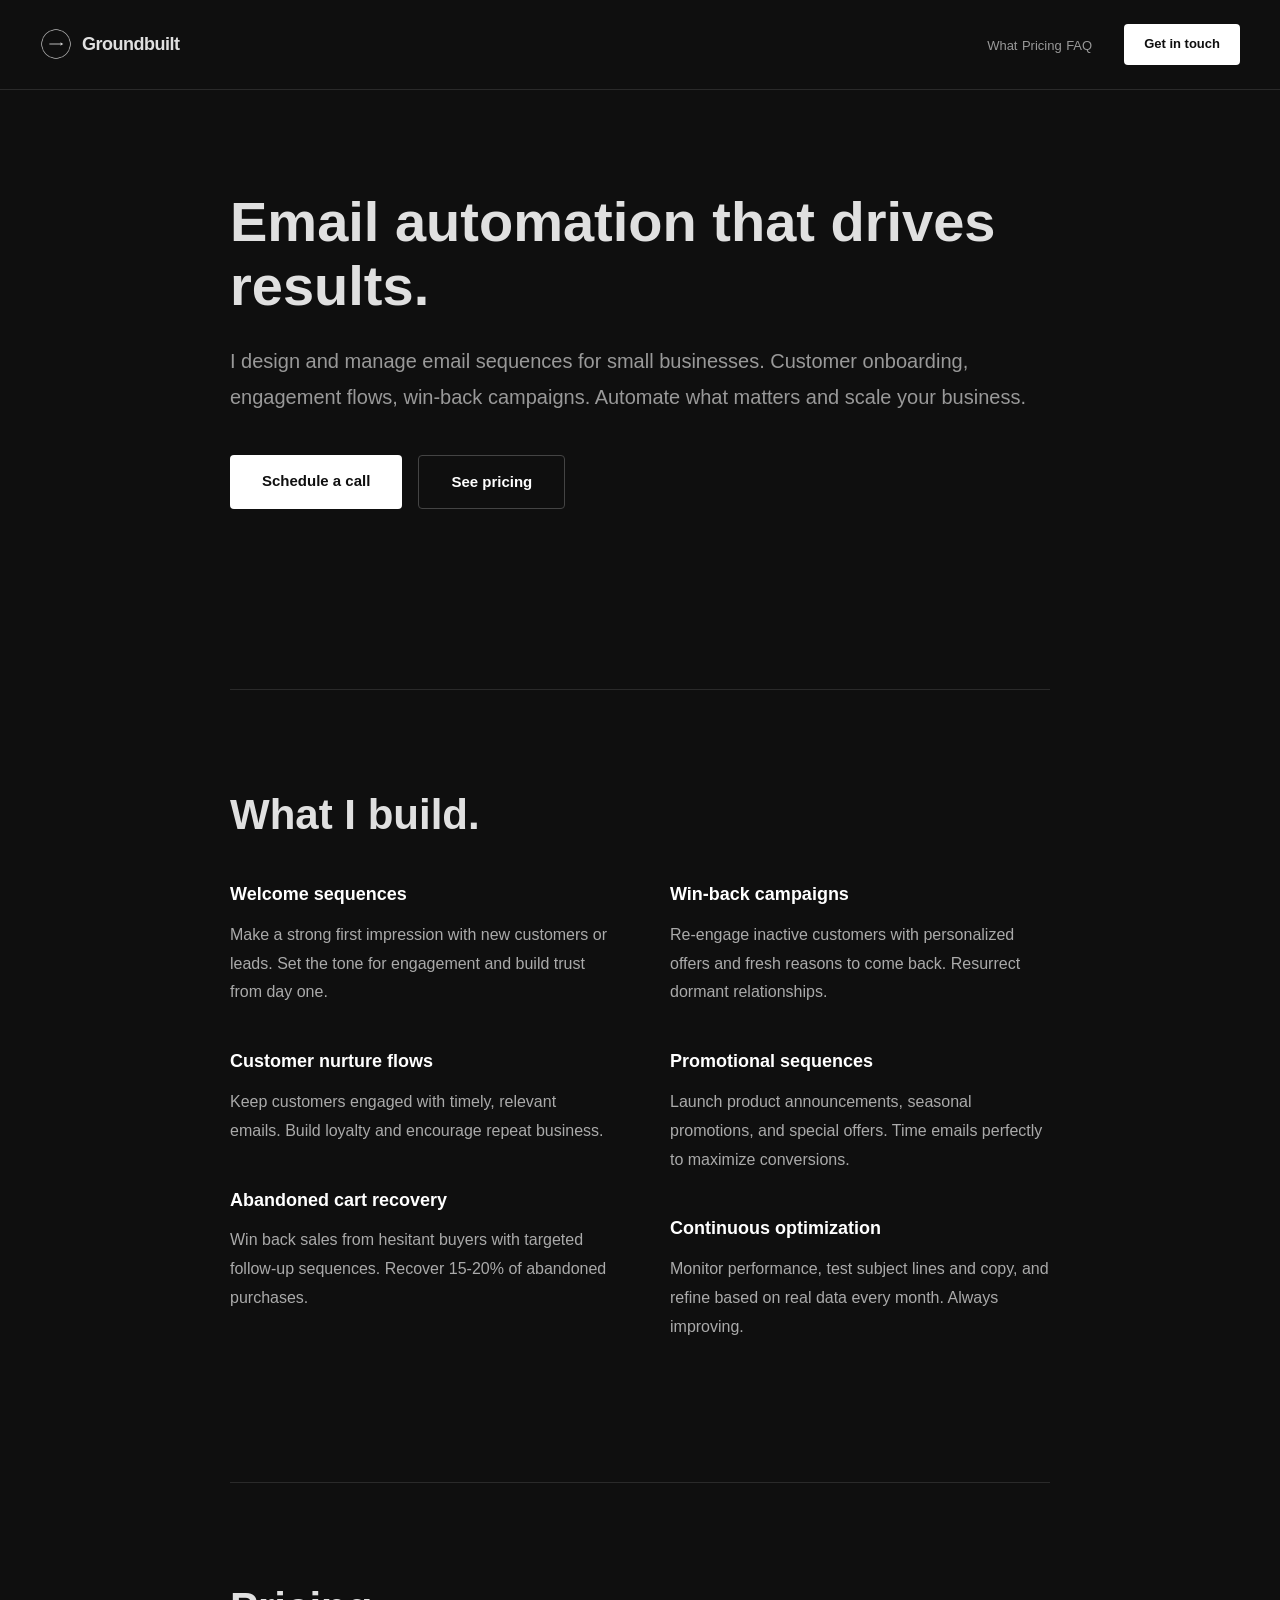
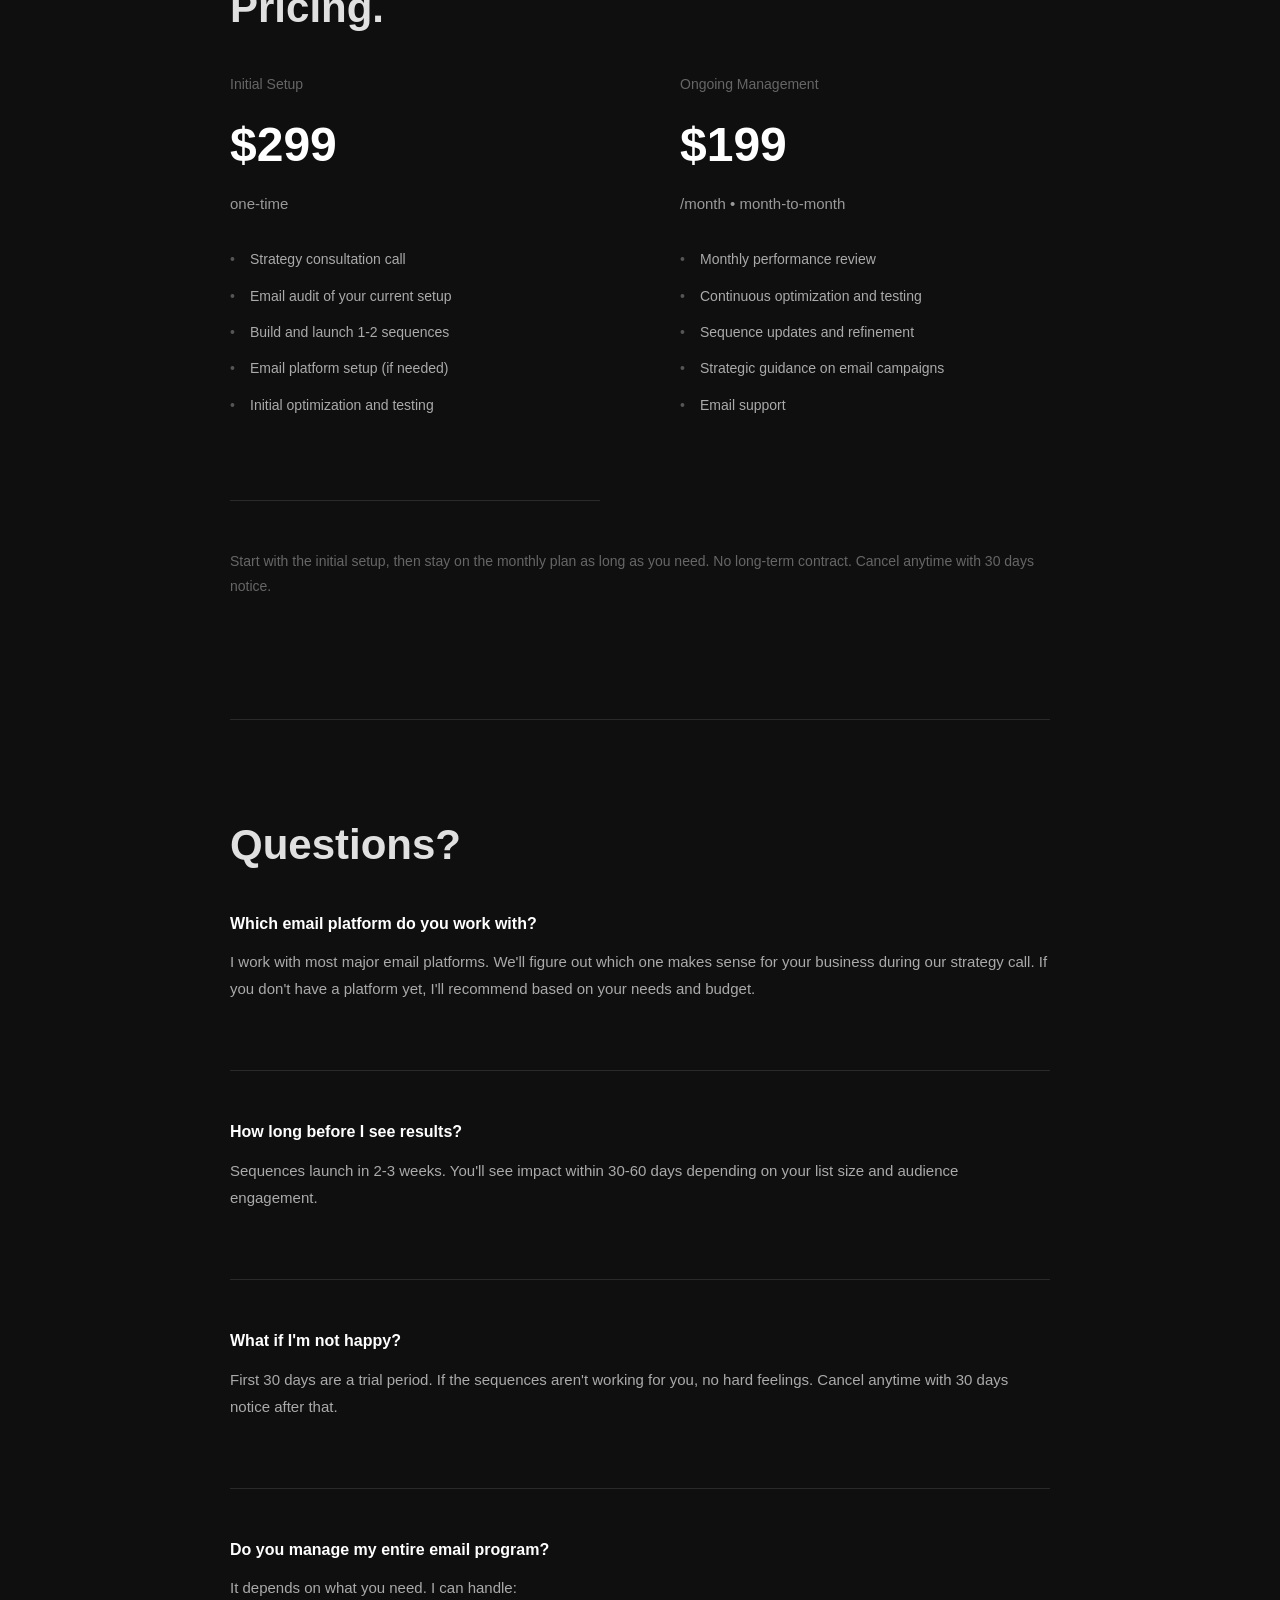
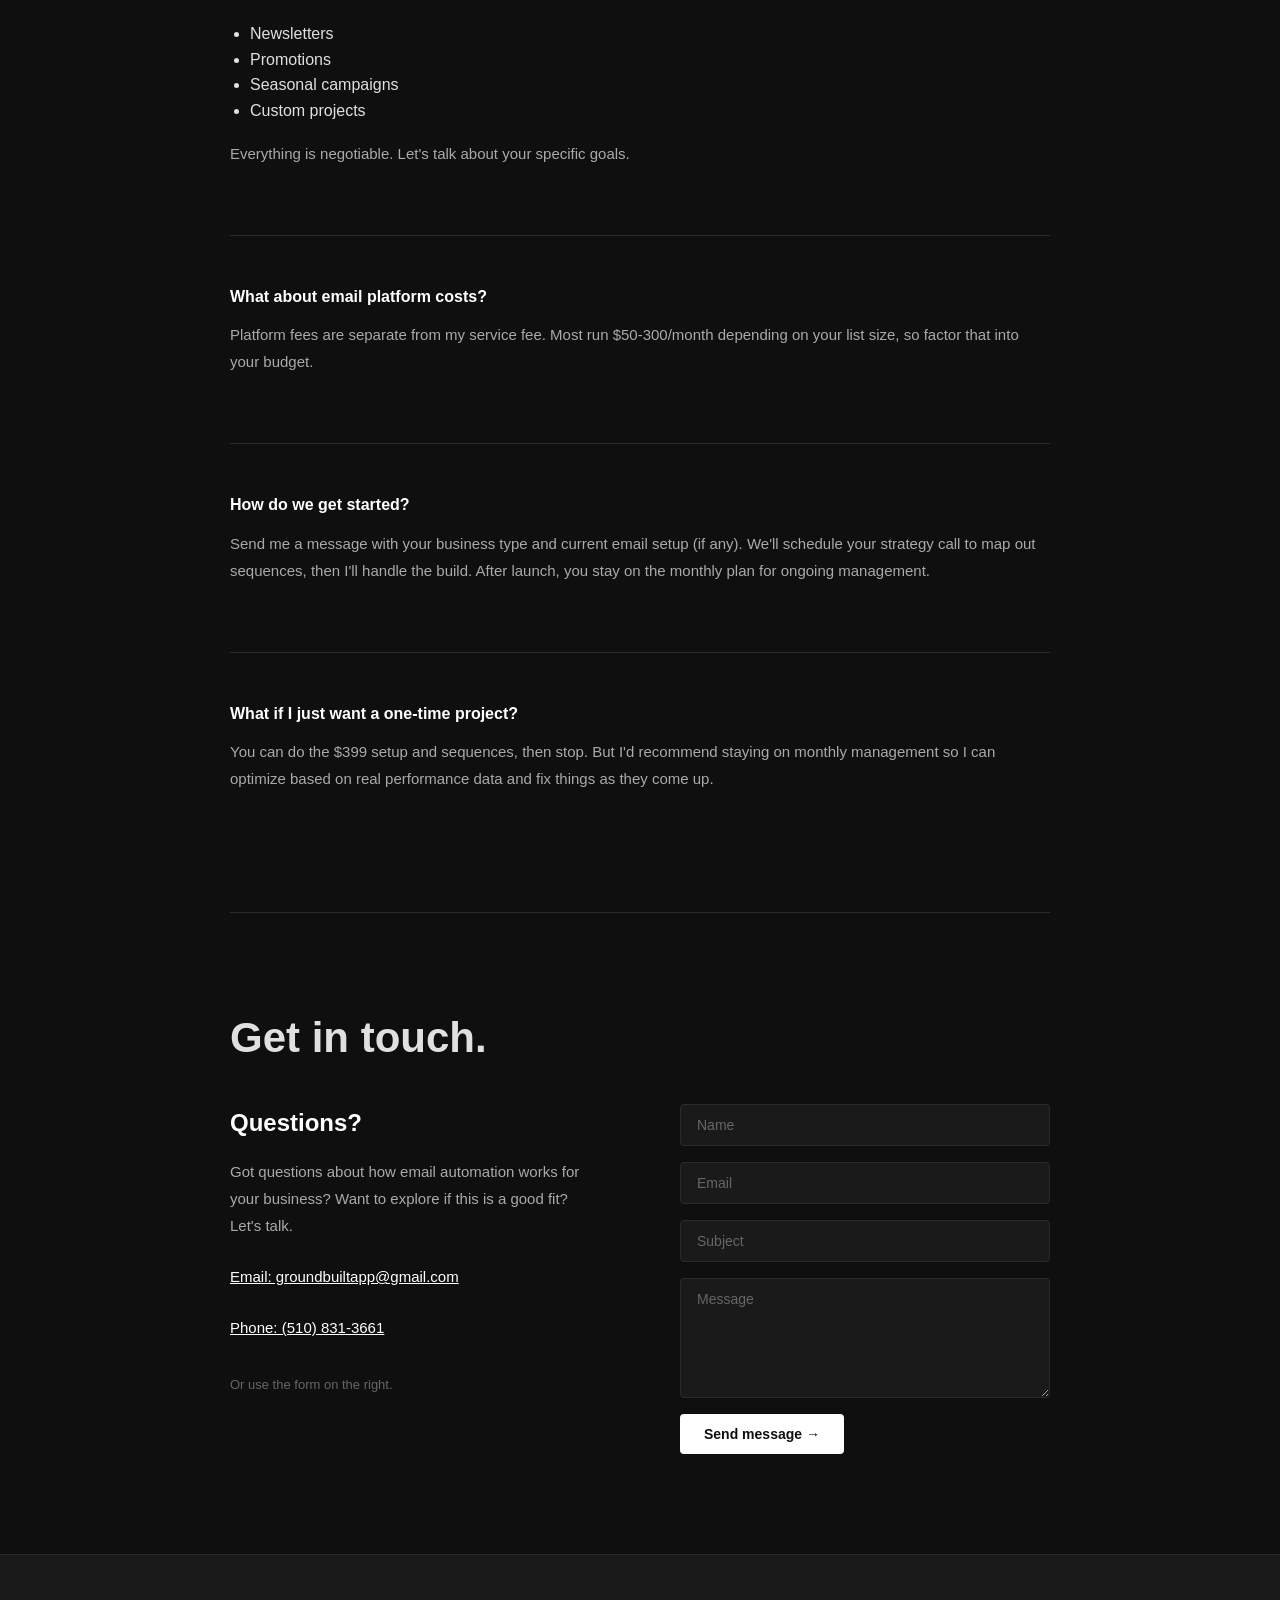
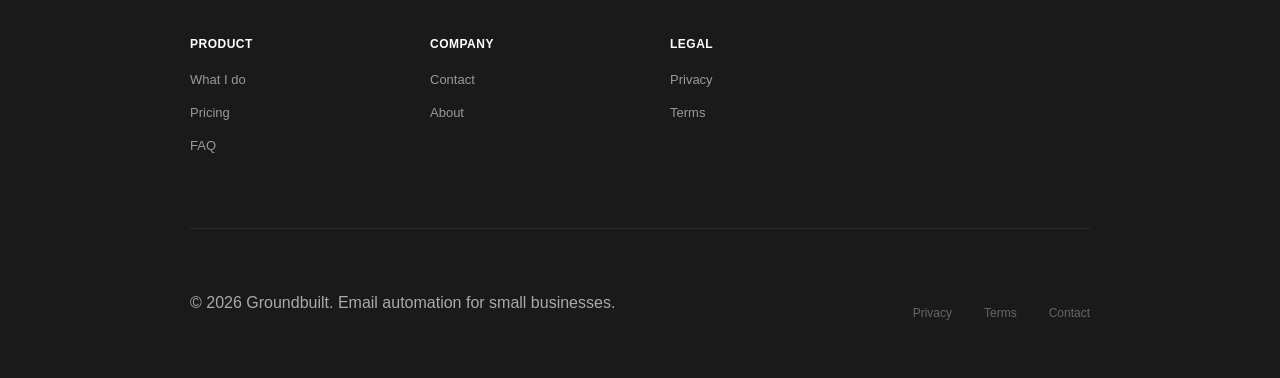
<file: Website Groundbuilt.html>
<!DOCTYPE html>
<html lang="en">
<head>
    <meta charset="UTF-8">
    <meta name="viewport" content="width=device-width, initial-scale=1.0">
    <title>Groundbuilt</title>
    <link rel="icon" href="/favicon.ico?v=2" sizes="any">
    <link rel="icon" type="image/png" sizes="32x32" href="/favicon-32.png?v=2">
    <link rel="icon" type="image/png" sizes="192x192" href="/favicon-192.png?v=2">
    <link rel="apple-touch-icon" href="/apple-touch-icon.png?v=2">
    <style>
        * {
            margin: 0;
            padding: 0;
            box-sizing: border-box;
        }

        html, body {
            height: 100%;
        }

        body {
            font-family: -apple-system, BlinkMacSystemFont, 'Segoe UI', sans-serif;
            line-height: 1.6;
            color: #e0e0e0;
            background: #0f0f0f;
        }

        header {
            padding: 24px 40px;
            display: flex;
            justify-content: space-between;
            align-items: center;
            border-bottom: 1px solid #2a2a2a;
            position: sticky;
            top: 0;
            background: #0f0f0f;
            z-index: 100;
        }

        .logo {
            display: flex;
            align-items: center;
            gap: 10px;
            font-size: 18px;
            font-weight: 700;
            letter-spacing: -0.5px;
        }

        .logo img {
            height: 32px;
            width: 32px;
            display: block;
        }

        .header-nav {
            display: flex;
            gap: 32px;
            align-items: center;
        }

        nav a {
            font-size: 13px;
            color: #999;
            text-decoration: none;
            transition: color 0.2s;
        }

        nav a:hover {
            color: #e0e0e0;
        }

        .cta-button {
            background: white;
            color: #0f0f0f;
            padding: 10px 20px;
            border-radius: 4px;
            text-decoration: none;
            font-weight: 600;
            font-size: 13px;
            cursor: pointer;
            border: none;
            transition: background 0.2s;
        }

        .cta-button:hover {
            background: #e0e0e0;
        }

        main {
            max-width: 900px;
            margin: 0 auto;
            padding: 0 40px;
        }

        section {
            padding: 100px 0;
        }

        section:not(:last-child) {
            border-bottom: 1px solid #2a2a2a;
        }

        h1 {
            font-size: 56px;
            line-height: 1.15;
            margin-bottom: 24px;
            font-weight: 700;
        }

        h2 {
            font-size: 42px;
            line-height: 1.2;
            margin-bottom: 40px;
            font-weight: 700;
        }

        h3 {
            font-size: 18px;
            font-weight: 600;
            margin-bottom: 12px;
            color: white;
        }

        p {
            font-size: 16px;
            color: #aaa;
            margin-bottom: 20px;
            line-height: 1.8;
        }

        .hero p {
            font-size: 20px;
            max-width: 800px;
            margin-bottom: 40px;
            color: #999;
        }

        .button-group {
            display: flex;
            gap: 16px;
            margin-bottom: 80px;
        }

        .btn-primary {
            background: white;
            color: #0f0f0f;
            padding: 14px 32px;
            border-radius: 4px;
            text-decoration: none;
            font-weight: 600;
            font-size: 15px;
            border: none;
            cursor: pointer;
            transition: background 0.2s;
        }

        .btn-primary:hover {
            background: #e0e0e0;
        }

        .btn-secondary {
            background: transparent;
            color: white;
            padding: 14px 32px;
            border-radius: 4px;
            text-decoration: none;
            font-weight: 600;
            font-size: 15px;
            border: 1px solid #444;
            cursor: pointer;
            transition: border-color 0.2s;
        }

        .btn-secondary:hover {
            border-color: #e0e0e0;
        }

        .services-grid {
            display: grid;
            grid-template-columns: 1fr 1fr;
            gap: 60px;
        }

        .service-item {
            margin-bottom: 40px;
        }

        .service-item strong {
            color: white;
        }

        .pricing-grid {
            display: grid;
            grid-template-columns: 1fr 1fr;
            gap: 80px;
        }

        .pricing-card {
            padding-bottom: 60px;
            border-bottom: 1px solid #2a2a2a;
        }

        .pricing-card:last-child {
            border-bottom: none;
            padding-bottom: 0;
        }

        .price-label {
            font-size: 14px;
            color: #666;
            font-weight: 500;
            margin-bottom: 12px;
        }

        .price {
            font-size: 48px;
            font-weight: 700;
            color: white;
            margin-bottom: 8px;
        }

        .price-period {
            font-size: 15px;
            color: #999;
            margin-bottom: 32px;
        }

        .pricing-card ul {
            list-style: none;
            margin-bottom: 24px;
        }

        .pricing-card li {
            font-size: 14px;
            color: #aaa;
            margin-bottom: 14px;
            padding-left: 20px;
            position: relative;
        }

        .pricing-card li:before {
            content: "•";
            position: absolute;
            left: 0;
            color: #555;
        }

        .faq-grid {
            display: grid;
            gap: 48px;
        }

        .faq-item {
            padding-bottom: 48px;
            border-bottom: 1px solid #2a2a2a;
        }

        .faq-item:last-child {
            border-bottom: none;
            padding-bottom: 0;
        }

        .faq-item strong {
            color: white;
            font-size: 16px;
            font-weight: 600;
        }

        .faq-item p {
            margin-top: 12px;
            font-size: 15px;
        }

        .contact-wrapper {
            display: grid;
            grid-template-columns: 1fr 1fr;
            gap: 80px;
            align-items: start;
        }

        .contact-text h3 {
            font-size: 24px;
            margin-bottom: 16px;
        }

        .contact-text p {
            font-size: 15px;
            color: #aaa;
            margin-bottom: 24px;
        }

        .contact-email {
            display: inline-block;
            color: white;
            text-decoration: underline;
            font-weight: 500;
            cursor: pointer;
        }

        form {
            display: grid;
            gap: 16px;
        }

        form input,
        form textarea {
            background: #1a1a1a;
            border: 1px solid #2a2a2a;
            color: #e0e0e0;
            padding: 12px 16px;
            border-radius: 4px;
            font-family: inherit;
            font-size: 14px;
        }

        form input::placeholder,
        form textarea::placeholder {
            color: #666;
        }

        form textarea {
            resize: vertical;
            min-height: 120px;
        }

        .form-submit {
            background: white;
            color: #0f0f0f;
            padding: 12px 24px;
            border: none;
            border-radius: 4px;
            font-weight: 600;
            cursor: pointer;
            transition: background 0.2s;
            width: fit-content;
            font-size: 14px;
        }

        .form-submit:hover {
            background: #e0e0e0;
        }

        footer {
            background: #1a1a1a;
            border-top: 1px solid #2a2a2a;
            padding: 80px 40px 40px;
        }

        .footer-wrapper {
            max-width: 900px;
            margin: 0 auto;
        }

        .footer-nav {
            display: grid;
            grid-template-columns: repeat(4, 1fr);
            gap: 60px;
            margin-bottom: 60px;
            padding-bottom: 60px;
            border-bottom: 1px solid #2a2a2a;
        }

        .footer-section h4 {
            font-size: 12px;
            font-weight: 600;
            color: white;
            margin-bottom: 16px;
            text-transform: uppercase;
            letter-spacing: 0.5px;
        }

        .footer-section ul {
            list-style: none;
        }

        .footer-section a {
            font-size: 13px;
            color: #999;
            text-decoration: none;
            display: block;
            margin-bottom: 12px;
            transition: color 0.2s;
        }

        .footer-section a:hover {
            color: #e0e0e0;
        }

        .footer-bottom {
            display: flex;
            justify-content: space-between;
            align-items: center;
            font-size: 12px;
            color: #666;
        }

        .footer-links {
            display: flex;
            gap: 32px;
        }

        .footer-links a {
            color: #666;
            text-decoration: none;
            font-size: 12px;
            transition: color 0.2s;
        }

        .footer-links a:hover {
            color: #999;
        }

        @media (max-width: 768px) {
            main {
                padding: 0 20px;
            }

            h1 {
                font-size: 36px;
            }

            h2 {
                font-size: 28px;
            }

            section {
                padding: 60px 0;
            }

            .services-grid,
            .pricing-grid,
            .contact-wrapper {
                grid-template-columns: 1fr;
                gap: 40px;
            }

            .button-group {
                flex-direction: column;
            }

            .header-nav {
                flex-direction: column;
                gap: 16px;
            }

            header {
                flex-direction: column;
                gap: 16px;
            }

            .footer-nav {
                grid-template-columns: repeat(2, 1fr);
                gap: 40px;
            }

            .footer-bottom {
                flex-direction: column;
                gap: 16px;
                text-align: center;
            }
        }
    </style>
</head>
<body>
    <header>
        <a class="logo" href="#hero" style="color:inherit;text-decoration:none"><img src="[data-uri]" alt="Groundbuilt logo"><span>Groundbuilt</span></a>
        <div class="header-nav">
            <nav>
                <a href="#what">What</a>
                <a href="#pricing">Pricing</a>
                <a href="#faq">FAQ</a>
            </nav>
            <a href="mailto:groundbuiltapp@gmail.com" class="cta-button">Get in touch</a>
        </div>
    </header>

    <main>
        <section class="hero" id="hero">
            <h1>Email automation that drives results.</h1>
            <p>I design and manage email sequences for small businesses. Customer onboarding, engagement flows, win-back campaigns. Automate what matters and scale your business.</p>
            <div class="button-group">
                <a href="#contact" class="btn-primary">Schedule a call</a>
                <a href="#pricing" class="btn-secondary">See pricing</a>
            </div>
        </section>

        <section id="what">
            <h2>What I build.</h2>
            <div class="services-grid">
                <div>
                    <div class="service-item">
                        <h3>Welcome sequences</h3>
                        <p>Make a strong first impression with new customers or leads. Set the tone for engagement and build trust from day one.</p>
                    </div>
                    <div class="service-item">
                        <h3>Customer nurture flows</h3>
                        <p>Keep customers engaged with timely, relevant emails. Build loyalty and encourage repeat business.</p>
                    </div>
                    <div class="service-item">
                        <h3>Abandoned cart recovery</h3>
                        <p>Win back sales from hesitant buyers with targeted follow-up sequences. Recover 15-20% of abandoned purchases.</p>
                    </div>
                </div>
                <div>
                    <div class="service-item">
                        <h3>Win-back campaigns</h3>
                        <p>Re-engage inactive customers with personalized offers and fresh reasons to come back. Resurrect dormant relationships.</p>
                    </div>
                    <div class="service-item">
                        <h3>Promotional sequences</h3>
                        <p>Launch product announcements, seasonal promotions, and special offers. Time emails perfectly to maximize conversions.</p>
                    </div>
                    <div class="service-item">
                        <h3>Continuous optimization</h3>
                        <p>Monitor performance, test subject lines and copy, and refine based on real data every month. Always improving.</p>
                    </div>
                </div>
            </div>
        </section>

        <section id="pricing">
            <h2>Pricing.</h2>
            <div class="pricing-grid">
                <div class="pricing-card">
                    <div class="price-label">Initial Setup</div>
                    <div class="price">$299</div>
                    <div class="price-period">one-time</div>
                    <ul>
                        <li>Strategy consultation call</li>
                        <li>Email audit of your current setup</li>
                        <li>Build and launch 1-2 sequences</li>
                        <li>Email platform setup (if needed)</li>
                        <li>Initial optimization and testing</li>
                    </ul>
                </div>
                <div class="pricing-card">
                    <div class="price-label">Ongoing Management</div>
                    <div class="price">$199</div>
                    <div class="price-period">/month • month-to-month</div>
                    <ul>
                        <li>Monthly performance review</li>
                        <li>Continuous optimization and testing</li>
                        <li>Sequence updates and refinement</li>
                        <li>Strategic guidance on email campaigns</li>
                        <li>Email support</li>
                    </ul>
                </div>
            </div>
            <p style="margin-top: 48px; font-size: 14px; color: #666;">Start with the initial setup, then stay on the monthly plan as long as you need. No long-term contract. Cancel anytime with 30 days notice.</p>
        </section>

        <section id="faq">
            <h2>Questions?</h2>
            <div class="faq-grid">
                <div class="faq-item">
                    <strong>Which email platform do you work with?</strong>
                    <p>I work with most major email platforms. We'll figure out which one makes sense for your business during our strategy call. If you don't have a platform yet, I'll recommend based on your needs and budget.</p>
                </div>
                <div class="faq-item">
                    <strong>How long before I see results?</strong>
                    <p>Sequences launch in 2-3 weeks. You'll see impact within 30-60 days depending on your list size and audience engagement.</p>
                </div>
                <div class="faq-item">
                    <strong>What if I'm not happy?</strong>
                    <p>First 30 days are a trial period. If the sequences aren't working for you, no hard feelings. Cancel anytime with 30 days notice after that.</p>
                </div>
                <div class="faq-item">
                    <strong>Do you manage my entire email program?</strong>
                    <p>It depends on what you need. I can handle:</p>
                    <ul style="margin-left: 20px; margin-bottom: 16px;">
                        <li>Newsletters</li>
                        <li>Promotions</li>
                        <li>Seasonal campaigns</li>
                        <li>Custom projects</li>
                    </ul>
                    <p>Everything is negotiable. Let's talk about your specific goals.</p>
                </div>
                <div class="faq-item">
                    <strong>What about email platform costs?</strong>
                    <p>Platform fees are separate from my service fee. Most run $50-300/month depending on your list size, so factor that into your budget.</p>
                </div>
                <div class="faq-item">
                    <strong>How do we get started?</strong>
                    <p>Send me a message with your business type and current email setup (if any). We'll schedule your strategy call to map out sequences, then I'll handle the build. After launch, you stay on the monthly plan for ongoing management.</p>
                </div>
                <div class="faq-item">
                    <strong>What if I just want a one-time project?</strong>
                    <p>You can do the $399 setup and sequences, then stop. But I'd recommend staying on monthly management so I can optimize based on real performance data and fix things as they come up.</p>
                </div>
            </div>
        </section>

        <section id="contact">
            <h2>Get in touch.</h2>
            <div class="contact-wrapper">
                <div class="contact-text">
                    <h3>Questions?</h3>
                    <p>Got questions about how email automation works for your business? Want to explore if this is a good fit? Let's talk.</p>
                    <p><a href="mailto:groundbuiltapp@gmail.com" class="contact-email">Email: groundbuiltapp@gmail.com</a></p>
                    <p><a href="tel:+15108313661" class="contact-email">Phone: (510) 831-3661</a></p>
                    <p style="margin-top: 32px; font-size: 13px; color: #666;">Or use the form on the right.</p>
                </div>
                <form>
                    <input type="text" name="name" placeholder="Name" required>
                    <input type="email" name="email" placeholder="Email" required>
                    <input type="text" name="subject" placeholder="Subject" required>
                    <textarea name="message" placeholder="Message" required></textarea>
                    <button type="submit" class="form-submit">Send message →</button>
                </form>
            </div>
        </section>
    </main>

    <footer>
        <div class="footer-wrapper">
            <div class="footer-nav">
                <div class="footer-section">
                    <h4>Product</h4>
                    <ul>
                        <li><a href="#what">What I do</a></li>
                        <li><a href="#pricing">Pricing</a></li>
                        <li><a href="#faq">FAQ</a></li>
                    </ul>
                </div>
                <div class="footer-section">
                    <h4>Company</h4>
                    <ul>
                        <li><a href="#contact">Contact</a></li>
                        <li><a href="#">About</a></li>
                    </ul>
                </div>
                <div class="footer-section">
                    <h4>Legal</h4>
                    <ul>
                        <li><a href="#">Privacy</a></li>
                        <li><a href="#">Terms</a></li>
                    </ul>
                </div>
            </div>
            <div class="footer-bottom">
                <p>© 2026 Groundbuilt. Email automation for small businesses.</p>
                <div class="footer-links">
                    <a href="#">Privacy</a>
                    <a href="#">Terms</a>
                    <a href="#contact">Contact</a>
                </div>
            </div>
        </div>
    </footer>
</body>
</html>
</file>
<file: pages.css>
:root {
    color-scheme: dark;
    --ink: #111110;
    --panel: #191918;
    --paper: #f0efe9;
    --muted: #a6a59f;
    --line: #353531;
    --serif: Georgia, "Times New Roman", serif;
    --sans: -apple-system, BlinkMacSystemFont, "Segoe UI", sans-serif;
}

* {
    box-sizing: border-box;
}

html {
    scroll-behavior: smooth;
}

body {
    margin: 0;
    background: var(--ink);
    color: var(--paper);
    font: 16px/1.65 var(--sans);
    -webkit-font-smoothing: antialiased;
}

a {
    color: inherit;
}

a:focus-visible,
button:focus-visible,
input:focus-visible,
textarea:focus-visible {
    outline: 2px solid var(--paper);
    outline-offset: 4px;
}

.site-header {
    position: sticky;
    top: 0;
    z-index: 5;
    display: flex;
    align-items: center;
    justify-content: space-between;
    gap: 28px;
    padding: 16px max(28px, calc((100vw - 1160px) / 2));
    border-bottom: 1px solid rgb(255 255 255 / 8%);
    background: rgb(17 17 16 / 94%);
    backdrop-filter: blur(12px);
}

.brand,
.header-right,
.main-nav,
.footer-links {
    display: flex;
    align-items: center;
}

.brand {
    gap: 10px;
    font-size: 16px;
    font-weight: 700;
    letter-spacing: -0.04em;
    text-decoration: none;
}

.brand img {
    display: block;
    width: 30px;
    height: 30px;
    border-radius: 50%;
}

.header-right {
    gap: 30px;
}

.main-nav {
    gap: 26px;
}

.main-nav a,
.footer-links a {
    color: var(--muted);
    font-size: 13px;
    text-decoration: none;
    transition: color 160ms ease;
}

.main-nav a:hover,
.footer-links a:hover {
    color: var(--paper);
}

.header-cta,
.button {
    display: inline-flex;
    align-items: center;
    justify-content: center;
    gap: 10px;
    min-height: 44px;
    padding: 0 18px;
    border: 1px solid var(--paper);
    border-radius: 3px;
    background: var(--paper);
    color: var(--ink);
    font-size: 13px;
    font-weight: 650;
    text-decoration: none;
}

.header-cta {
    min-height: 38px;
    padding: 0 15px;
}

.button-secondary {
    border-color: var(--line);
    background: transparent;
    color: var(--paper);
}

.wrap {
    width: min(100% - 56px, 1000px);
    margin: 0 auto;
}

.page-intro {
    max-width: 720px;
    padding: 105px 0 45px;
}

.eyebrow {
    margin: 0 0 18px;
    color: #c3c2bb;
    font-size: 11px;
    font-weight: 700;
    letter-spacing: 0.14em;
    text-transform: uppercase;
}

h1,
h2,
h3,
p {
    margin-top: 0;
}

h1,
h2 {
    font-family: var(--serif);
    font-weight: 400;
    letter-spacing: -0.045em;
}

h1 {
    margin-bottom: 18px;
    font-size: clamp(46px, 7vw, 70px);
    line-height: 1.02;
}

h1 em,
h2 em {
    color: #b9b8b1;
}

.page-intro > p:last-child {
    max-width: 590px;
    margin-bottom: 0;
    color: var(--muted);
}

.page-section {
    padding: 30px 0 100px;
}

.steps {
    display: grid;
    grid-template-columns: repeat(3, 1fr);
    gap: 30px;
    margin-bottom: 75px;
}

.step-number {
    display: block;
    margin-bottom: 28px;
    color: #8b8a84;
    font-family: var(--serif);
    font-size: 18px;
}

.step h2,
.service h2,
.price-card h2 {
    margin-bottom: 9px;
    font-family: var(--sans);
    font-size: 16px;
    font-weight: 650;
    letter-spacing: 0;
}

.step p,
.service p {
    margin-bottom: 0;
    color: var(--muted);
    font-size: 13px;
}

.subheading {
    margin: 0 0 24px;
    font-family: var(--serif);
    font-size: clamp(32px, 4vw, 44px);
    font-weight: 400;
    letter-spacing: -0.04em;
}

.services {
    display: grid;
    grid-template-columns: repeat(2, 1fr);
    gap: 34px 54px;
}

.service {
    display: grid;
    grid-template-columns: 24px 1fr;
    gap: 14px;
}

.service-mark {
    color: #b6b5ae;
    font-family: var(--serif);
    font-size: 18px;
}

.price-cards {
    display: grid;
    grid-template-columns: repeat(2, 1fr);
    gap: 14px;
}

.price-card {
    padding: 26px;
    border: 1px solid #41403b;
    border-radius: 3px;
    background: var(--panel);
}

.price-card.featured {
    background: #e8e7e0;
    color: #22221f;
}

.card-label {
    margin-bottom: 24px;
    color: #989790;
    font-size: 10px;
    font-weight: 700;
    letter-spacing: 0.12em;
    text-transform: uppercase;
}

.featured .card-label {
    color: #64635d;
}

.price {
    margin-bottom: 2px;
    font: 43px/1 var(--serif);
    letter-spacing: -0.05em;
}

.price-period {
    margin-bottom: 23px;
    color: #aaa9a2;
    font-size: 11px;
}

.featured .price-period {
    color: #6d6c66;
}

.price-card ul {
    display: grid;
    gap: 9px;
    margin: 0;
    padding: 0;
    list-style: none;
}

.price-card li {
    display: flex;
    gap: 9px;
    color: #b8b7b0;
    font-size: 12px;
}

.featured li {
    color: #53534e;
}

.price-card li::before {
    color: #85847e;
    content: "·";
}

.pricing-footnote {
    margin: 20px 0 0;
    color: var(--muted);
    font-size: 12px;
}

.faq-list {
    display: grid;
    gap: 8px;
    margin-top: 70px;
}

details {
    padding-bottom: 14px;
}

summary {
    display: flex;
    justify-content: space-between;
    gap: 18px;
    padding: 12px 0;
    cursor: pointer;
    font-size: 14px;
    font-weight: 600;
    list-style: none;
}

summary::-webkit-details-marker {
    display: none;
}

summary::after {
    color: #aaa9a2;
    content: "+";
    font-size: 20px;
    font-weight: 400;
}

details[open] summary::after {
    content: "−";
}

details p {
    max-width: 680px;
    margin: 0 0 5px;
    color: var(--muted);
    font-size: 13px;
}

.contact-panel {
    display: grid;
    grid-template-columns: 0.9fr 1.1fr;
    gap: clamp(35px, 7vw, 80px);
    padding: clamp(26px, 5vw, 50px);
    border: 1px solid #42413b;
    background: var(--panel);
}

.contact-copy h2 {
    margin-bottom: 17px;
    font-size: clamp(38px, 5vw, 50px);
    line-height: 1.08;
}

.contact-copy > p:not(.eyebrow) {
    max-width: 340px;
    color: var(--muted);
    font-size: 14px;
}

.contact-details {
    display: grid;
    justify-items: start;
    gap: 8px;
    margin-top: 24px;
}

.contact-details a,
.founder-link {
    color: var(--paper);
    font-size: 13px;
    text-decoration-color: #77766f;
    text-underline-offset: 4px;
}

form {
    display: grid;
    gap: 15px;
}

.form-row {
    display: grid;
    grid-template-columns: repeat(2, 1fr);
    gap: 13px;
}

label {
    display: grid;
    gap: 6px;
    color: #c7c6bf;
    font-size: 11px;
    font-weight: 600;
}

input,
textarea {
    width: 100%;
    border: 1px solid #44433e;
    border-radius: 2px;
    padding: 12px 13px;
    background: var(--ink);
    color: var(--paper);
    font: 13px var(--sans);
}

input::placeholder,
textarea::placeholder {
    color: #77766f;
}

textarea {
    min-height: 116px;
    resize: vertical;
}

.form-actions {
    display: flex;
    flex-wrap: wrap;
    align-items: center;
    gap: 14px;
}

.form-actions button {
    cursor: pointer;
}

.form-note {
    margin: 0;
    color: #96958e;
    font-size: 10px;
}

.site-footer {
    padding: 24px 0;
}

.footer-inner {
    display: flex;
    align-items: center;
    justify-content: space-between;
    gap: 20px;
}

.footer-inner p,
.footer-founder {
    margin: 0;
    color: #898881;
    font-size: 11px;
}

.footer-links {
    gap: 20px;
}

.footer-links a {
    font-size: 11px;
}

.footer-founder {
    margin-top: 14px;
}

.footer-founder a {
    margin-left: 8px;
    color: #aaa9a2;
    text-decoration-color: #686760;
    text-underline-offset: 3px;
}

@media (max-width: 680px) {
    .site-header {
        gap: 10px;
        padding: 12px 20px;
    }

    .brand {
        gap: 8px;
        font-size: 14px;
    }

    .brand img {
        width: 27px;
        height: 27px;
    }

    .header-right {
        gap: 13px;
    }

    .main-nav {
        gap: 12px;
    }

    .main-nav a {
        font-size: 11px;
    }

    .header-cta {
        min-height: 34px;
        padding: 0 10px;
        font-size: 11px;
    }

    .wrap {
        width: min(100% - 40px, 500px);
    }

    .page-intro {
        padding-top: 72px;
    }

    .steps,
    .services,
    .price-cards,
    .contact-panel {
        grid-template-columns: 1fr;
    }

    .steps {
        gap: 28px;
        margin-bottom: 58px;
    }

    .step-number {
        margin-bottom: 14px;
    }

    .services {
        gap: 28px;
    }

    .contact-panel {
        gap: 30px;
        padding: 24px 19px;
    }

    .form-row {
        grid-template-columns: 1fr;
    }

    .footer-inner {
        align-items: flex-start;
        flex-direction: column;
    }
}

@media (prefers-reduced-motion: reduce) {
    html {
        scroll-behavior: auto;
    }
}
</file>
